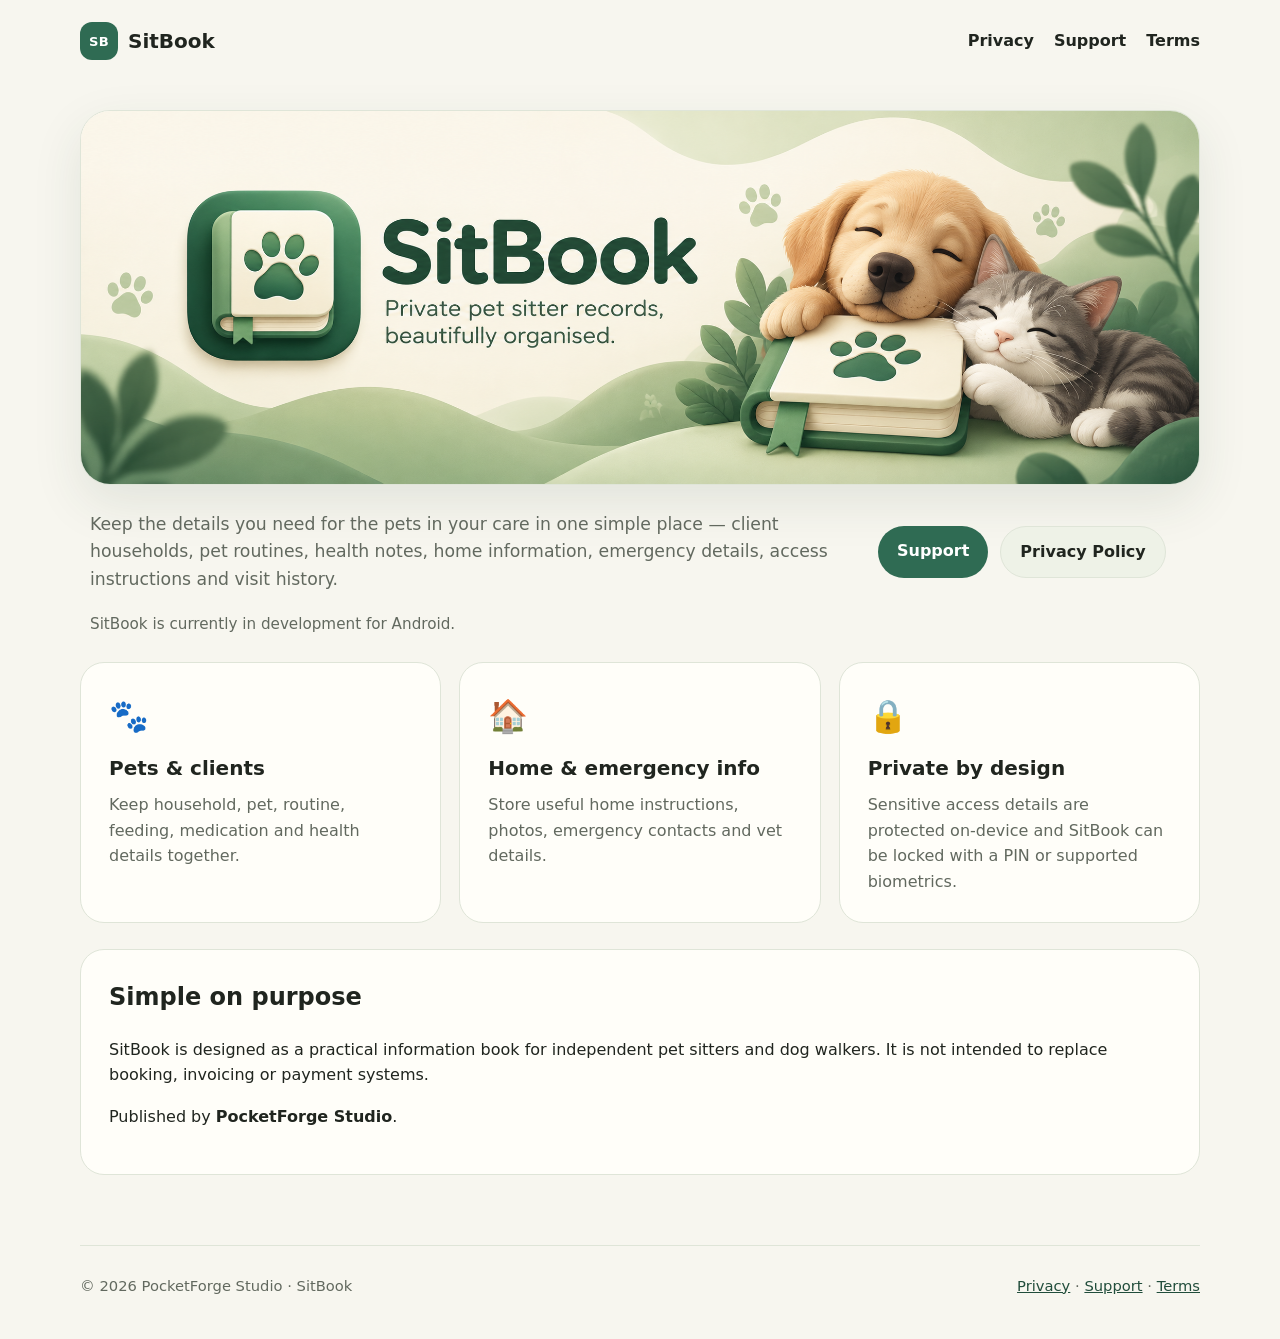
<file: index.html>
<!doctype html>
<html lang="en">
<head>
  <meta charset="utf-8">
  <meta name="viewport" content="width=device-width, initial-scale=1">
  <meta name="description" content="SitBook — a simple, secure client and pet information app for pet sitters and dog walkers.">
  <title>SitBook</title>
  <link rel="stylesheet" href="styles.css">
</head>
<body>
  <header class="site-header">
    <a class="brand" href="index.html" aria-label="SitBook home">
      <span class="brand-mark" aria-hidden="true">SB</span>
      <span>SitBook</span>
    </a>
    <nav aria-label="Main navigation">
      <a href="privacy.html">Privacy</a>
      <a href="support.html">Support</a>
      <a href="terms.html">Terms</a>
    </nav>
  </header>

  <main>
    <section class="hero">
      <h1 class="sr-only">SitBook</h1>
      <div class="hero-banner">
        <img src="sitbook-banner.png" alt="SitBook — private pet sitter records, beautifully organised.">
      </div>

      <div class="hero-details">
        <p class="intro">
          Keep the details you need for the pets in your care in one simple place —
          client households, pet routines, health notes, home information, emergency
          details, access instructions and visit history.
        </p>
        <div class="actions">
          <a class="button primary" href="support.html">Support</a>
          <a class="button secondary" href="privacy.html">Privacy Policy</a>
        </div>
        <p class="coming-soon">SitBook is currently in development for Android.</p>
      </div>
    </section>

    <section class="features" aria-label="SitBook features">
      <article>
        <span aria-hidden="true">🐾</span>
        <h2>Pets & clients</h2>
        <p>Keep household, pet, routine, feeding, medication and health details together.</p>
      </article>
      <article>
        <span aria-hidden="true">🏠</span>
        <h2>Home & emergency info</h2>
        <p>Store useful home instructions, photos, emergency contacts and vet details.</p>
      </article>
      <article>
        <span aria-hidden="true">🔒</span>
        <h2>Private by design</h2>
        <p>Sensitive access details are protected on-device and SitBook can be locked with a PIN or supported biometrics.</p>
      </article>
    </section>

    <section class="about">
      <div class="content-card">
        <h2>Simple on purpose</h2>
        <p>
          SitBook is designed as a practical information book for independent pet sitters and dog walkers.
          It is not intended to replace booking, invoicing or payment systems.
        </p>
        <p>Published by <strong>PocketForge Studio</strong>.</p>
      </div>
    </section>
  </main>

  <footer>
    <p>© 2026 PocketForge Studio · SitBook</p>
    <p>
      <a href="privacy.html">Privacy</a>
      <span aria-hidden="true">·</span>
      <a href="support.html">Support</a>
      <span aria-hidden="true">·</span>
      <a href="terms.html">Terms</a>
    </p>
  </footer>
</body>
</html>
</file>
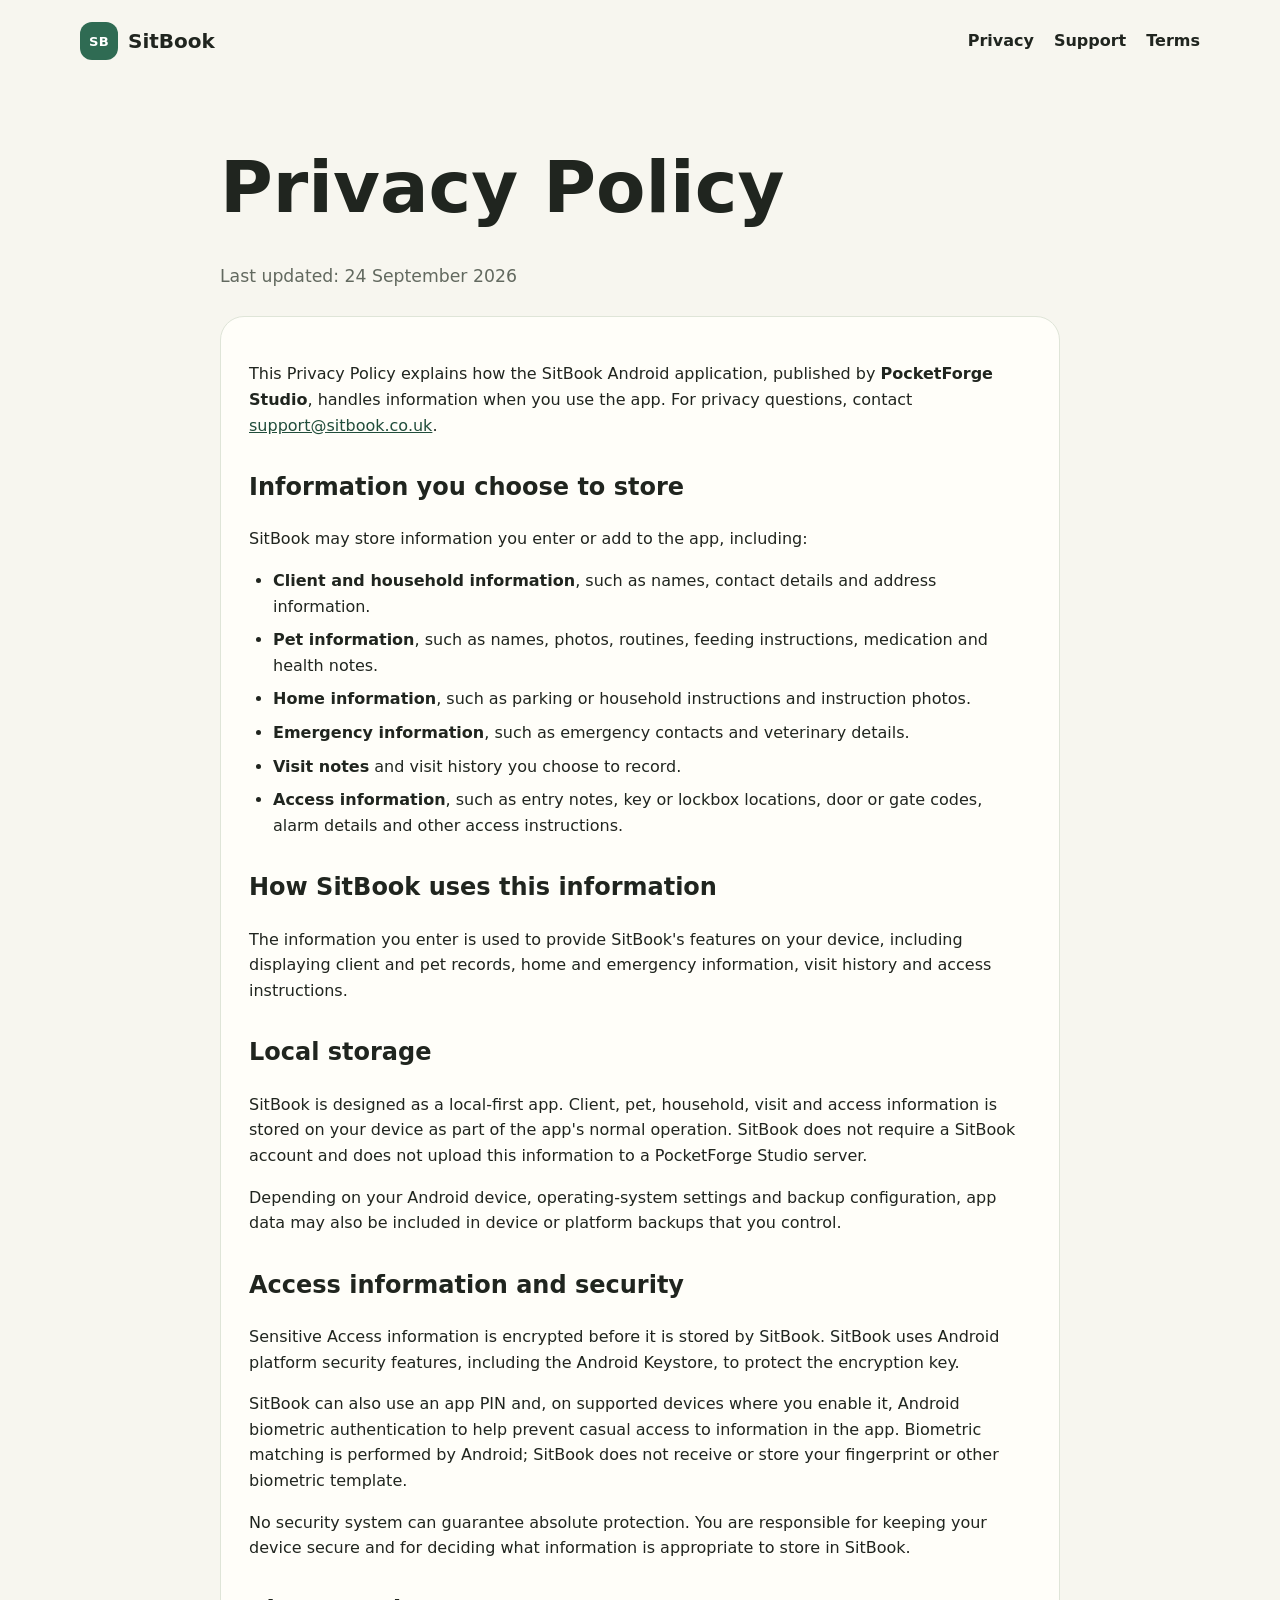
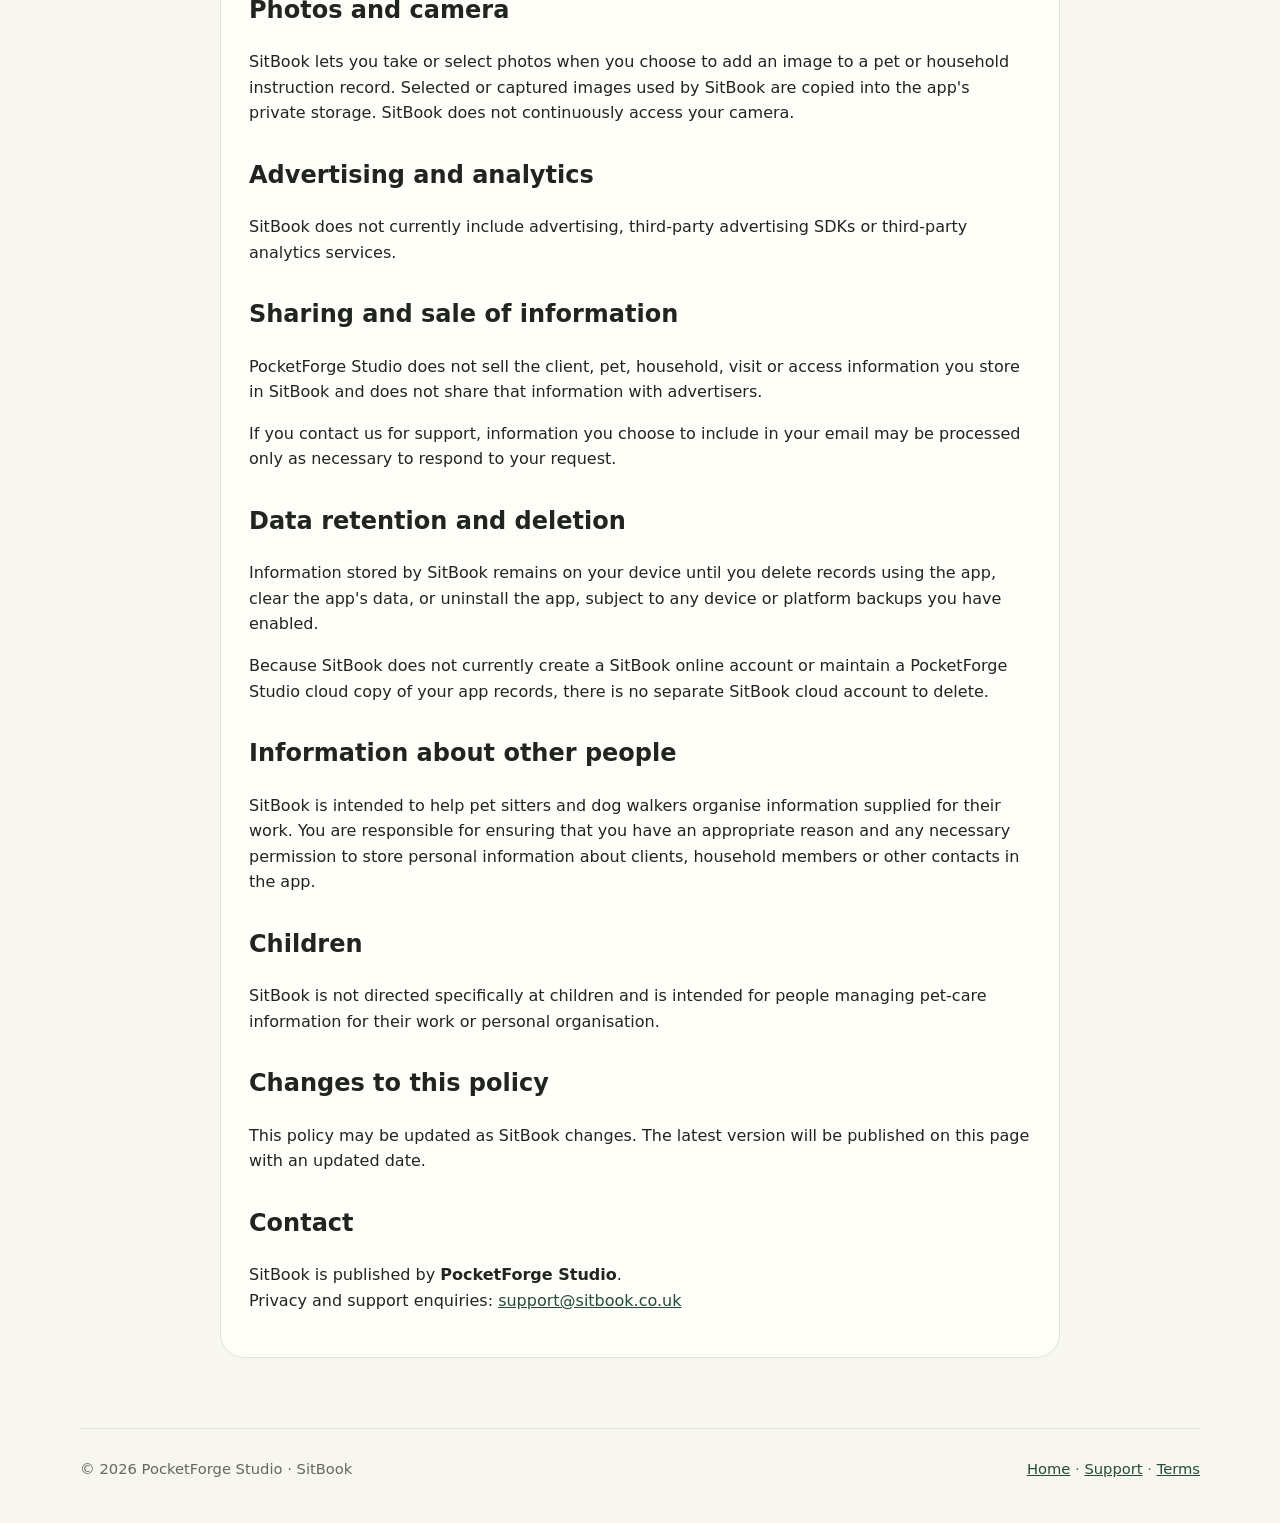
<file: privacy.html>
<!doctype html>
<html lang="en">
<head>
  <meta charset="utf-8">
  <meta name="viewport" content="width=device-width, initial-scale=1">
  <meta name="description" content="Privacy Policy for the SitBook Android app.">
  <title>Privacy Policy — SitBook</title>
  <link rel="stylesheet" href="styles.css">
</head>
<body>
  <header class="site-header">
    <a class="brand" href="index.html"><span class="brand-mark" aria-hidden="true">SB</span><span>SitBook</span></a>
    <nav aria-label="Main navigation">
      <a href="privacy.html">Privacy</a>
      <a href="support.html">Support</a>
      <a href="terms.html">Terms</a>
    </nav>
  </header>

  <main class="page">
    <h1>Privacy Policy</h1>
    <p class="lead">Last updated: 24 September 2026</p>

    <section class="content-card">
      <p>
        This Privacy Policy explains how the SitBook Android application, published by
        <strong>PocketForge Studio</strong>, handles information when you use the app.
        For privacy questions, contact
        <a href="mailto:support@sitbook.co.uk">support@sitbook.co.uk</a>.
      </p>

      <h2>Information you choose to store</h2>
      <p>SitBook may store information you enter or add to the app, including:</p>
      <ul>
        <li><strong>Client and household information</strong>, such as names, contact details and address information.</li>
        <li><strong>Pet information</strong>, such as names, photos, routines, feeding instructions, medication and health notes.</li>
        <li><strong>Home information</strong>, such as parking or household instructions and instruction photos.</li>
        <li><strong>Emergency information</strong>, such as emergency contacts and veterinary details.</li>
        <li><strong>Visit notes</strong> and visit history you choose to record.</li>
        <li><strong>Access information</strong>, such as entry notes, key or lockbox locations, door or gate codes, alarm details and other access instructions.</li>
      </ul>

      <h2>How SitBook uses this information</h2>
      <p>
        The information you enter is used to provide SitBook's features on your device,
        including displaying client and pet records, home and emergency information,
        visit history and access instructions.
      </p>

      <h2>Local storage</h2>
      <p>
        SitBook is designed as a local-first app. Client, pet, household, visit and access
        information is stored on your device as part of the app's normal operation.
        SitBook does not require a SitBook account and does not upload this information to
        a PocketForge Studio server.
      </p>
      <p>
        Depending on your Android device, operating-system settings and backup configuration,
        app data may also be included in device or platform backups that you control.
      </p>

      <h2>Access information and security</h2>
      <p>
        Sensitive Access information is encrypted before it is stored by SitBook.
        SitBook uses Android platform security features, including the Android Keystore,
        to protect the encryption key.
      </p>
      <p>
        SitBook can also use an app PIN and, on supported devices where you enable it,
        Android biometric authentication to help prevent casual access to information in the app.
        Biometric matching is performed by Android; SitBook does not receive or store your
        fingerprint or other biometric template.
      </p>
      <p>
        No security system can guarantee absolute protection. You are responsible for keeping
        your device secure and for deciding what information is appropriate to store in SitBook.
      </p>

      <h2>Photos and camera</h2>
      <p>
        SitBook lets you take or select photos when you choose to add an image to a pet or
        household instruction record. Selected or captured images used by SitBook are copied
        into the app's private storage. SitBook does not continuously access your camera.
      </p>

      <h2>Advertising and analytics</h2>
      <p>
        SitBook does not currently include advertising, third-party advertising SDKs or
        third-party analytics services.
      </p>

      <h2>Sharing and sale of information</h2>
      <p>
        PocketForge Studio does not sell the client, pet, household, visit or access information
        you store in SitBook and does not share that information with advertisers.
      </p>
      <p>
        If you contact us for support, information you choose to include in your email may be
        processed only as necessary to respond to your request.
      </p>

      <h2>Data retention and deletion</h2>
      <p>
        Information stored by SitBook remains on your device until you delete records using
        the app, clear the app's data, or uninstall the app, subject to any device or platform
        backups you have enabled.
      </p>
      <p>
        Because SitBook does not currently create a SitBook online account or maintain a
        PocketForge Studio cloud copy of your app records, there is no separate SitBook
        cloud account to delete.
      </p>

      <h2>Information about other people</h2>
      <p>
        SitBook is intended to help pet sitters and dog walkers organise information supplied
        for their work. You are responsible for ensuring that you have an appropriate reason
        and any necessary permission to store personal information about clients, household
        members or other contacts in the app.
      </p>

      <h2>Children</h2>
      <p>
        SitBook is not directed specifically at children and is intended for people managing
        pet-care information for their work or personal organisation.
      </p>

      <h2>Changes to this policy</h2>
      <p>
        This policy may be updated as SitBook changes. The latest version will be published
        on this page with an updated date.
      </p>

      <h2>Contact</h2>
      <p>
        SitBook is published by <strong>PocketForge Studio</strong>.<br>
        Privacy and support enquiries:
        <a href="mailto:support@sitbook.co.uk">support@sitbook.co.uk</a>
      </p>
    </section>
  </main>

  <footer>
    <p>© 2026 PocketForge Studio · SitBook</p>
    <p><a href="index.html">Home</a> · <a href="support.html">Support</a> · <a href="terms.html">Terms</a></p>
  </footer>
</body>
</html>
</file>
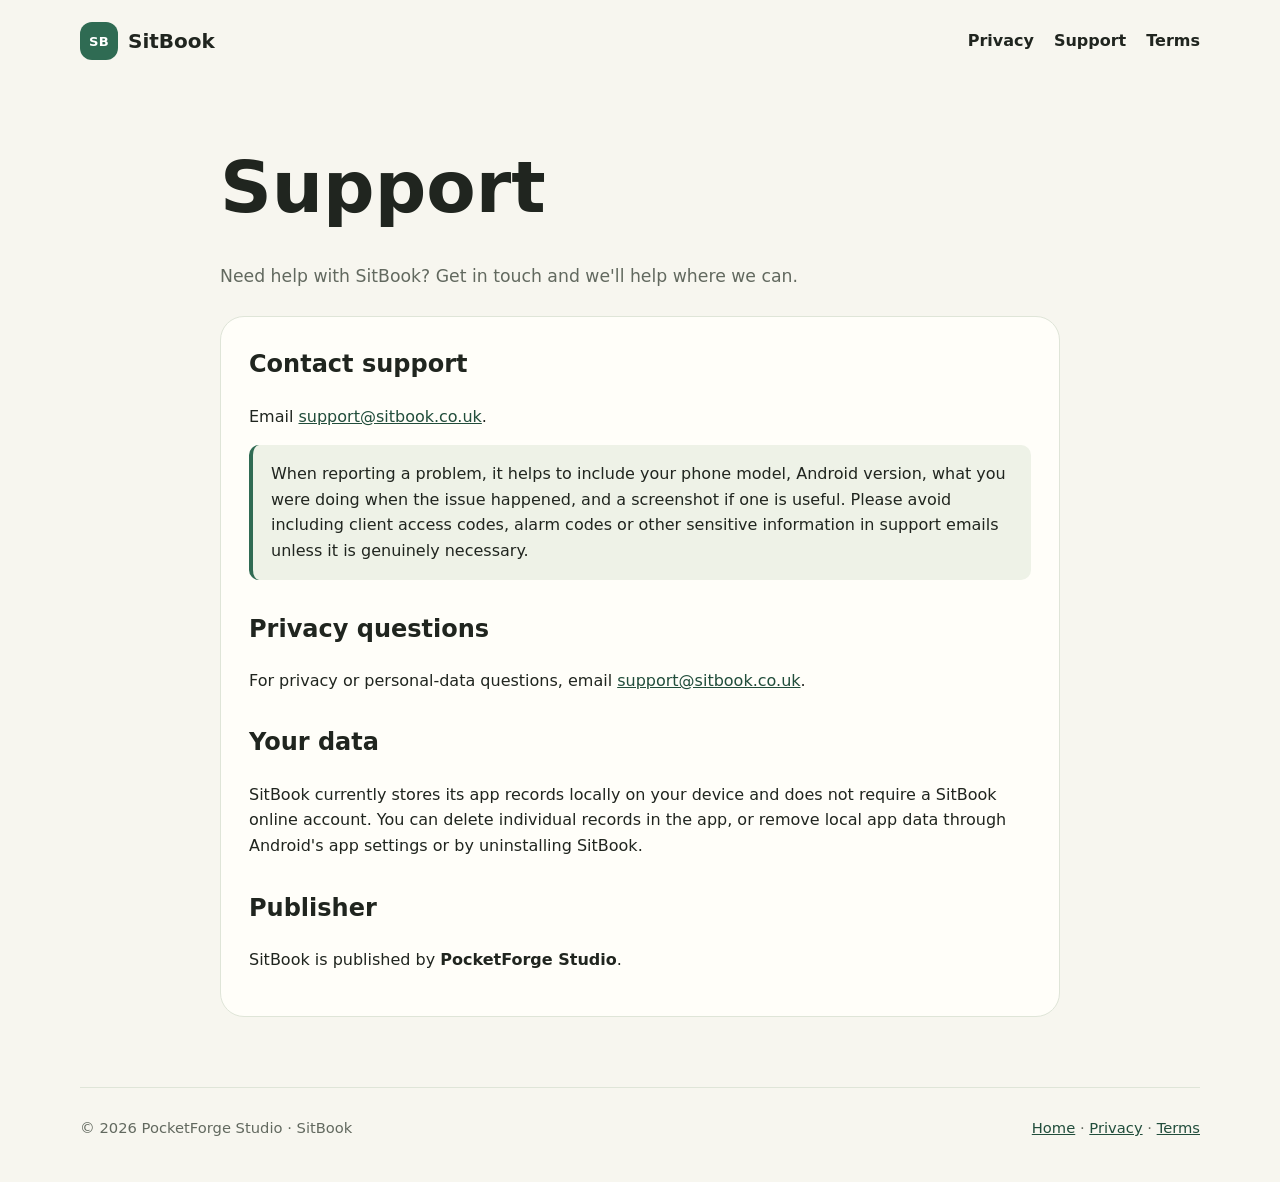
<file: support.html>
<!doctype html>
<html lang="en">
<head>
  <meta charset="utf-8">
  <meta name="viewport" content="width=device-width, initial-scale=1">
  <meta name="description" content="Support for the SitBook Android app.">
  <title>Support — SitBook</title>
  <link rel="stylesheet" href="styles.css">
</head>
<body>
  <header class="site-header">
    <a class="brand" href="index.html"><span class="brand-mark" aria-hidden="true">SB</span><span>SitBook</span></a>
    <nav aria-label="Main navigation">
      <a href="privacy.html">Privacy</a>
      <a href="support.html">Support</a>
      <a href="terms.html">Terms</a>
    </nav>
  </header>

  <main class="page">
    <h1>Support</h1>
    <p class="lead">Need help with SitBook? Get in touch and we'll help where we can.</p>

    <section class="content-card">
      <h2>Contact support</h2>
      <p>
        Email <a href="mailto:support@sitbook.co.uk">support@sitbook.co.uk</a>.
      </p>

      <p class="notice">
        When reporting a problem, it helps to include your phone model, Android version,
        what you were doing when the issue happened, and a screenshot if one is useful.
        Please avoid including client access codes, alarm codes or other sensitive information
        in support emails unless it is genuinely necessary.
      </p>

      <h2>Privacy questions</h2>
      <p>
        For privacy or personal-data questions, email
        <a href="mailto:support@sitbook.co.uk">support@sitbook.co.uk</a>.
      </p>

      <h2>Your data</h2>
      <p>
        SitBook currently stores its app records locally on your device and does not require
        a SitBook online account. You can delete individual records in the app, or remove
        local app data through Android's app settings or by uninstalling SitBook.
      </p>

      <h2>Publisher</h2>
      <p>SitBook is published by <strong>PocketForge Studio</strong>.</p>
    </section>
  </main>

  <footer>
    <p>© 2026 PocketForge Studio · SitBook</p>
    <p><a href="index.html">Home</a> · <a href="privacy.html">Privacy</a> · <a href="terms.html">Terms</a></p>
  </footer>
</body>
</html>
</file>
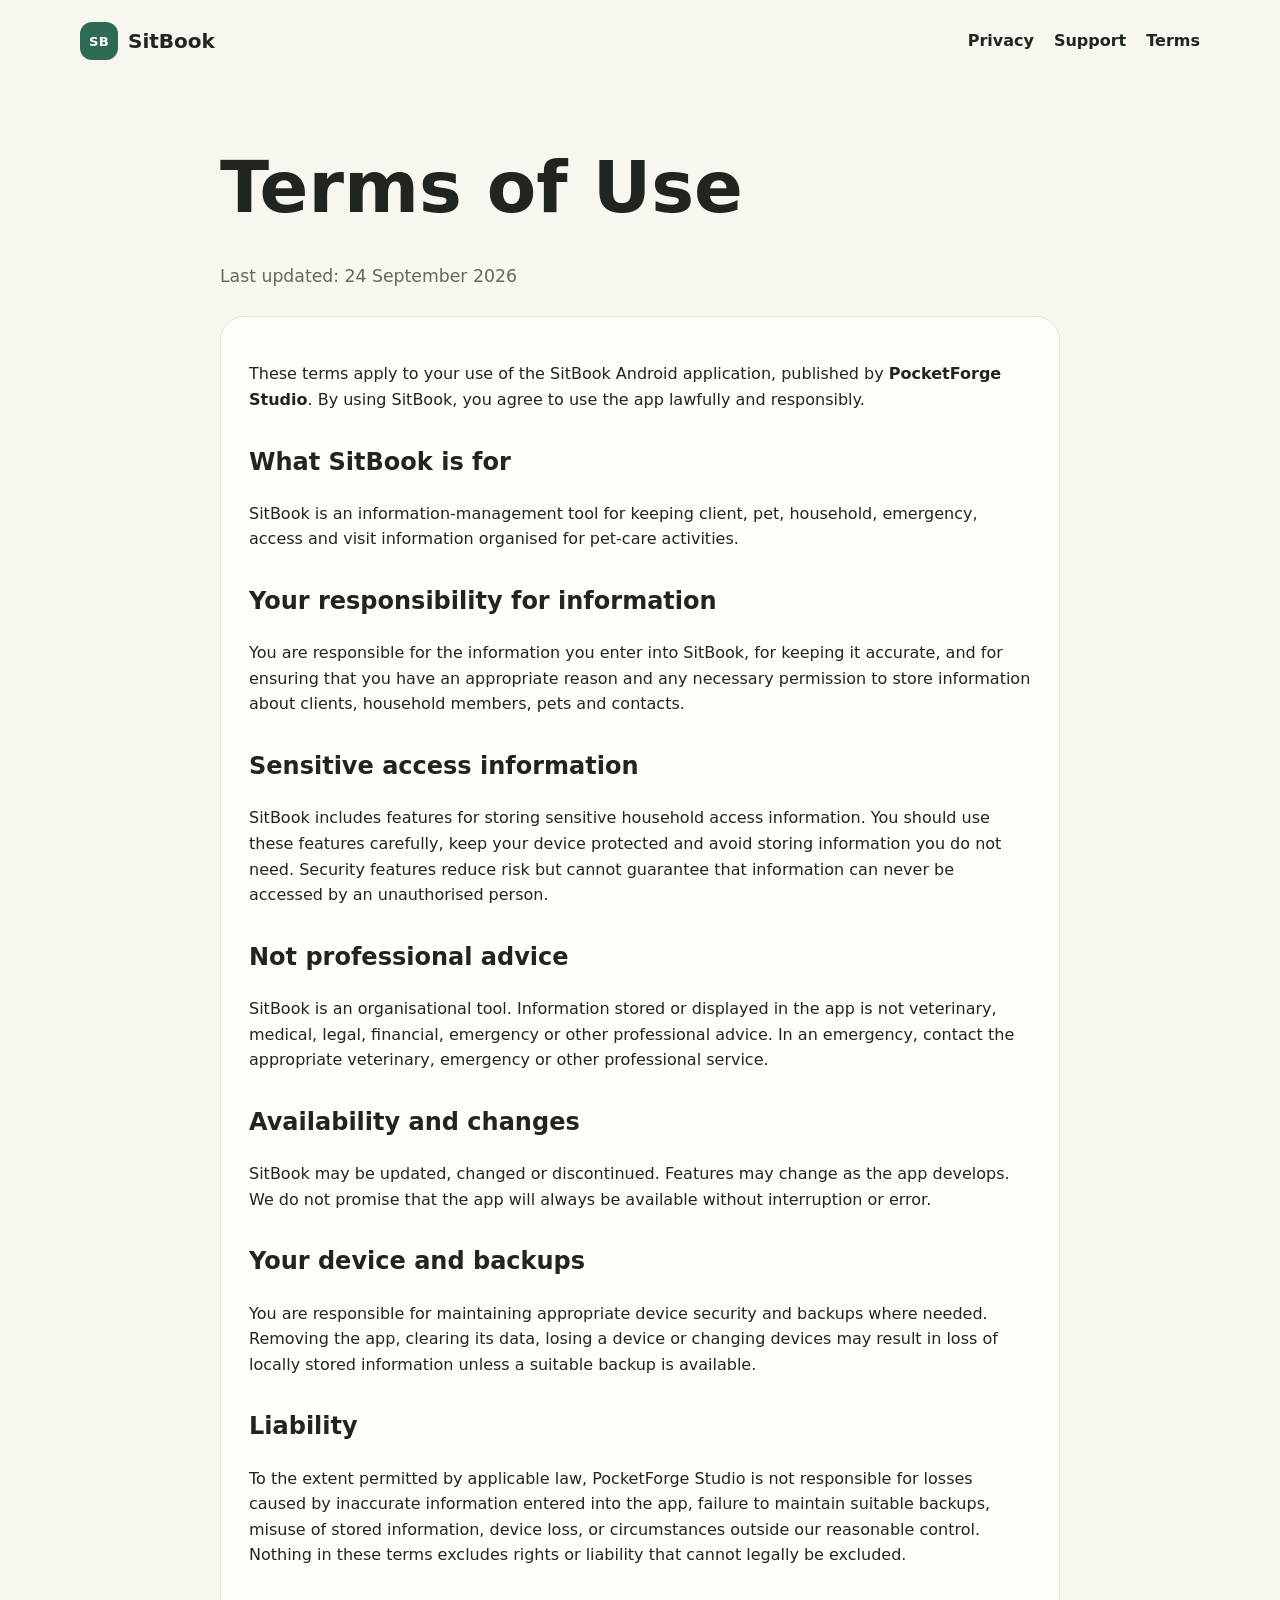
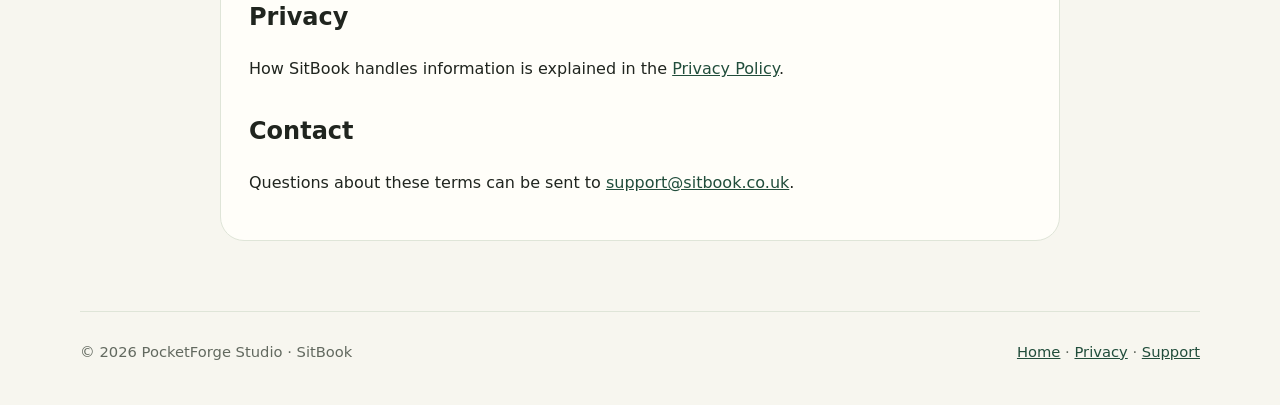
<file: terms.html>
<!doctype html>
<html lang="en">
<head>
  <meta charset="utf-8">
  <meta name="viewport" content="width=device-width, initial-scale=1">
  <meta name="description" content="Terms of Use for the SitBook Android app.">
  <title>Terms of Use — SitBook</title>
  <link rel="stylesheet" href="styles.css">
</head>
<body>
  <header class="site-header">
    <a class="brand" href="index.html"><span class="brand-mark" aria-hidden="true">SB</span><span>SitBook</span></a>
    <nav aria-label="Main navigation">
      <a href="privacy.html">Privacy</a>
      <a href="support.html">Support</a>
      <a href="terms.html">Terms</a>
    </nav>
  </header>

  <main class="page">
    <h1>Terms of Use</h1>
    <p class="lead">Last updated: 24 September 2026</p>

    <section class="content-card">
      <p>
        These terms apply to your use of the SitBook Android application, published by
        <strong>PocketForge Studio</strong>. By using SitBook, you agree to use the app
        lawfully and responsibly.
      </p>

      <h2>What SitBook is for</h2>
      <p>
        SitBook is an information-management tool for keeping client, pet, household,
        emergency, access and visit information organised for pet-care activities.
      </p>

      <h2>Your responsibility for information</h2>
      <p>
        You are responsible for the information you enter into SitBook, for keeping it accurate,
        and for ensuring that you have an appropriate reason and any necessary permission to
        store information about clients, household members, pets and contacts.
      </p>

      <h2>Sensitive access information</h2>
      <p>
        SitBook includes features for storing sensitive household access information.
        You should use these features carefully, keep your device protected and avoid storing
        information you do not need. Security features reduce risk but cannot guarantee that
        information can never be accessed by an unauthorised person.
      </p>

      <h2>Not professional advice</h2>
      <p>
        SitBook is an organisational tool. Information stored or displayed in the app is not
        veterinary, medical, legal, financial, emergency or other professional advice.
        In an emergency, contact the appropriate veterinary, emergency or other professional service.
      </p>

      <h2>Availability and changes</h2>
      <p>
        SitBook may be updated, changed or discontinued. Features may change as the app develops.
        We do not promise that the app will always be available without interruption or error.
      </p>

      <h2>Your device and backups</h2>
      <p>
        You are responsible for maintaining appropriate device security and backups where needed.
        Removing the app, clearing its data, losing a device or changing devices may result in loss
        of locally stored information unless a suitable backup is available.
      </p>

      <h2>Liability</h2>
      <p>
        To the extent permitted by applicable law, PocketForge Studio is not responsible for
        losses caused by inaccurate information entered into the app, failure to maintain suitable
        backups, misuse of stored information, device loss, or circumstances outside our reasonable control.
        Nothing in these terms excludes rights or liability that cannot legally be excluded.
      </p>

      <h2>Privacy</h2>
      <p>
        How SitBook handles information is explained in the
        <a href="privacy.html">Privacy Policy</a>.
      </p>

      <h2>Contact</h2>
      <p>
        Questions about these terms can be sent to
        <a href="mailto:support@sitbook.co.uk">support@sitbook.co.uk</a>.
      </p>
    </section>
  </main>

  <footer>
    <p>© 2026 PocketForge Studio · SitBook</p>
    <p><a href="index.html">Home</a> · <a href="privacy.html">Privacy</a> · <a href="support.html">Support</a></p>
  </footer>
</body>
</html>
</file>
<file: styles.css>
:root {
  --bg: #f7f6ef;
  --surface: #fffef9;
  --surface-soft: #eef2e7;
  --text: #20251f;
  --muted: #62695f;
  --accent: #2f6b53;
  --accent-dark: #214d3b;
  --line: #dfe5d8;
  --shadow: 0 18px 50px rgba(39, 64, 49, 0.10);
}

* { box-sizing: border-box; }

html { scroll-behavior: smooth; }

body {
  margin: 0;
  font-family: system-ui, -apple-system, BlinkMacSystemFont, "Segoe UI", sans-serif;
  color: var(--text);
  background: var(--bg);
  line-height: 1.6;
}

a { color: var(--accent-dark); }

.sr-only {
  position: absolute;
  width: 1px;
  height: 1px;
  padding: 0;
  margin: -1px;
  overflow: hidden;
  clip: rect(0, 0, 0, 0);
  white-space: nowrap;
  border: 0;
}

.site-header {
  width: min(1120px, calc(100% - 36px));
  margin: 0 auto;
  min-height: 82px;
  display: flex;
  align-items: center;
  justify-content: space-between;
  gap: 24px;
}

.brand {
  display: inline-flex;
  align-items: center;
  gap: 10px;
  text-decoration: none;
  color: var(--text);
  font-size: 1.25rem;
  font-weight: 800;
}

.brand-mark {
  width: 38px;
  height: 38px;
  border-radius: 12px;
  display: inline-grid;
  place-items: center;
  background: var(--accent);
  color: white;
  font-size: 0.82rem;
  letter-spacing: 0.03em;
}

nav {
  display: flex;
  gap: 20px;
}

nav a {
  color: var(--text);
  text-decoration: none;
  font-weight: 650;
}

nav a:hover,
footer a:hover { text-decoration: underline; }

.hero {
  width: min(1120px, calc(100% - 36px));
  margin: 28px auto 0;
}

.hero-banner {
  overflow: hidden;
  border: 1px solid var(--line);
  border-radius: 30px;
  background: var(--surface);
  box-shadow: var(--shadow);
}

.hero-banner img {
  display: block;
  width: 100%;
  height: auto;
}

.hero-details {
  display: flex;
  flex-wrap: wrap;
  align-items: center;
  gap: 18px 28px;
  padding: 26px 10px 0;
}

.intro {
  flex: 1 1 610px;
  max-width: 760px;
  margin: 0;
  color: var(--muted);
  font-size: 1.08rem;
}

.actions {
  display: flex;
  flex-wrap: wrap;
  gap: 12px;
  margin: 0;
}

.button {
  display: inline-block;
  padding: 12px 19px;
  border-radius: 999px;
  text-decoration: none;
  font-weight: 750;
}

.primary {
  color: white;
  background: var(--accent);
}

.primary:hover { background: var(--accent-dark); }

.secondary {
  color: var(--text);
  background: var(--surface-soft);
  border: 1px solid var(--line);
}

.coming-soon {
  flex-basis: 100%;
  margin: 0;
  color: var(--muted);
  font-size: 0.95rem;
}

.features,
.about {
  width: min(1120px, calc(100% - 36px));
}

.features {
  margin: 26px auto 22px;
  display: grid;
  grid-template-columns: repeat(3, 1fr);
  gap: 18px;
}

.about { margin: 0 auto 70px; }

.features article,
.content-card {
  background: var(--surface);
  border: 1px solid var(--line);
  border-radius: 24px;
  padding: 28px;
}

.features article > span { font-size: 2rem; }
.features h2 { margin: 10px 0 8px; font-size: 1.25rem; }
.features p { margin: 0; color: var(--muted); }

.page {
  width: min(840px, calc(100% - 36px));
  margin: 38px auto 70px;
}

.page h1 {
  font-size: clamp(2.5rem, 7vw, 4.5rem);
  margin-bottom: 12px;
}

.page .lead {
  color: var(--muted);
  font-size: 1.08rem;
}

.content-card { margin-top: 26px; }

.content-card h2 { margin-top: 30px; }
.content-card h2:first-child { margin-top: 0; }
.content-card ul { padding-left: 24px; }
.content-card li + li { margin-top: 8px; }

.notice {
  background: var(--surface-soft);
  border-left: 4px solid var(--accent);
  padding: 16px 18px;
  border-radius: 10px;
}

footer {
  width: min(1120px, calc(100% - 36px));
  margin: 0 auto;
  padding: 28px 0 42px;
  border-top: 1px solid var(--line);
  display: flex;
  justify-content: space-between;
  gap: 18px;
  color: var(--muted);
  font-size: 0.92rem;
}

footer p { margin: 0; }

@media (max-width: 720px) {
  .site-header {
    min-height: 72px;
    align-items: flex-start;
    padding-top: 18px;
  }

  nav {
    gap: 12px;
    font-size: 0.92rem;
    flex-wrap: wrap;
    justify-content: flex-end;
  }

  .hero { margin-top: 18px; }
  .hero-banner { border-radius: 22px; }
  .hero-details { padding: 20px 4px 0; }
  .intro { font-size: 1rem; }
  .features { grid-template-columns: 1fr; }

  footer {
    flex-direction: column;
    padding-bottom: 30px;
  }
}
</file>
